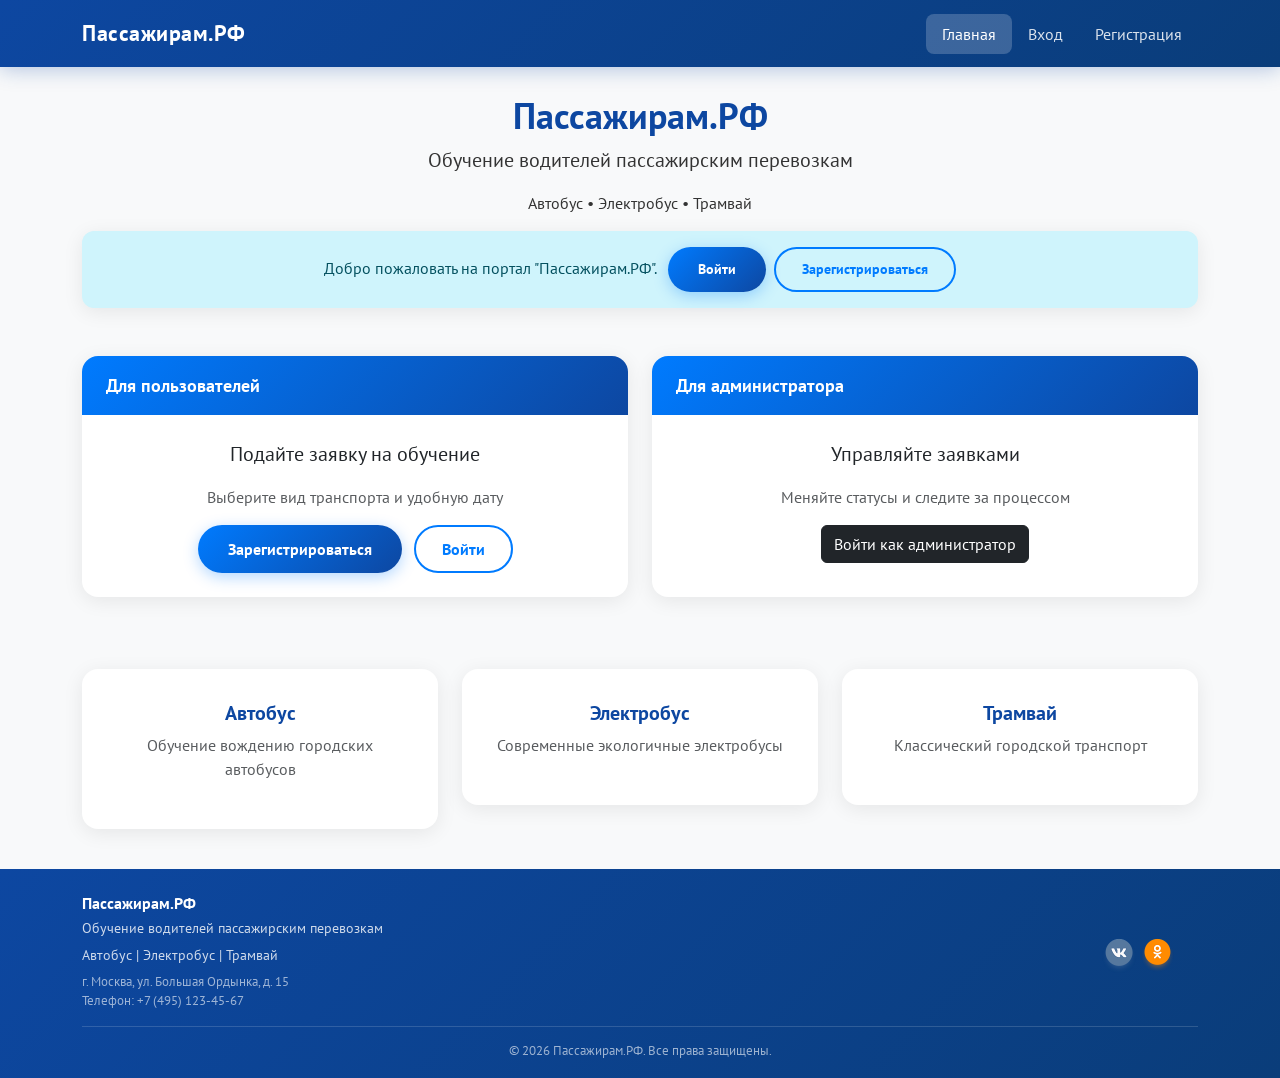
<file: index.html>
<!doctype html>
<html lang="ru">
  <head>
    <meta charset="UTF-8" />
    <meta name="viewport" content="width=device-width, initial-scale=1.0" />
    <title>Пассажирам.РФ - Главная</title>
    <link
      href="https://cdn.jsdelivr.net/npm/bootstrap@5.3.0/dist/css/bootstrap.min.css"
      rel="stylesheet"
    />
    <link rel="stylesheet" href="style.css" />
  </head>
  <body>
    <nav class="navbar navbar-expand-lg fixed-top">
      <div class="container">
        <a class="navbar-brand" href="index.html">Пассажирам.РФ</a>
        <button
          class="navbar-toggler"
          type="button"
          data-bs-toggle="collapse"
          data-bs-target="#navbarNav"
        >
          <span class="navbar-toggler-icon"></span>
        </button>
        <div class="collapse navbar-collapse" id="navbarNav">
          <ul class="navbar-nav ms-auto">
            <li class="nav-item">
              <a class="nav-link active" href="index.html">Главная</a>
            </li>
            <li class="nav-item">
              <a class="nav-link" href="login.html">Вход</a>
            </li>
            <li class="nav-item">
              <a class="nav-link" href="register.html">Регистрация</a>
            </li>
          </ul>
        </div>
      </div>
    </nav>

    <div class="container mt-4 flex-grow-1">
      <div class="text-center mb-5 fade-in-up">
        <h1>Пассажирам.РФ</h1>
        <p class="lead">Обучение водителей пассажирским перевозкам</p>
        <p>Автобус • Электробус • Трамвай</p>
        <div id="welcomeMessage" class="mt-3"></div>
      </div>

      <div class="row g-4">
        <div class="col-md-6">
          <div class="card h-100">
            <div class="card-header">Для пользователей</div>
            <div class="card-body text-center py-4">
              <p class="fs-5">Подайте заявку на обучение</p>
              <p class="text-muted">Выберите вид транспорта и удобную дату</p>
              <div class="mt-3">
                <a href="register.html" class="btn btn-primary"
                  >Зарегистрироваться</a
                >
                <a href="login.html" class="btn btn-outline-primary ms-2"
                  >Войти</a
                >
              </div>
            </div>
          </div>
        </div>
        <div class="col-md-6">
          <div class="card h-100">
            <div class="card-header">Для администратора</div>
            <div class="card-body text-center py-4">
              <p class="fs-5">Управляйте заявками</p>
              <p class="text-muted">Меняйте статусы и следите за процессом</p>
              <div class="mt-3">
                <a href="login.html" class="btn btn-dark"
                  >Войти как администратор</a
                >
              </div>
            </div>
          </div>
        </div>
      </div>

      <div class="row mt-5 g-4">
        <div class="col-md-4">
          <div class="card text-center p-3">
            <div class="card-body">
              <h3>Автобус</h3>
              <p class="text-muted">Обучение вождению городских автобусов</p>
            </div>
          </div>
        </div>
        <div class="col-md-4">
          <div class="card text-center p-3">
            <div class="card-body">
              <h3>Электробус</h3>
              <p class="text-muted">Современные экологичные электробусы</p>
            </div>
          </div>
        </div>
        <div class="col-md-4">
          <div class="card text-center p-3">
            <div class="card-body">
              <h3>Трамвай</h3>
              <p class="text-muted">Классический городской транспорт</p>
            </div>
          </div>
        </div>
      </div>
    </div>

    <!-- ===== ФУТЕР ===== -->
    <footer class="footer">
      <div class="container">
        <div class="row">
          <div class="col-md-6">
            <h5>Пассажирам.РФ</h5>
            <p>Обучение водителей пассажирским перевозкам</p>
            <p>Автобус | Электробус | Трамвай</p>
            <p
              style="
                font-size: 13px;
                color: rgba(255, 255, 255, 0.6);
                margin-top: 8px;
                margin-bottom: 2px;
              "
            >
              г. Москва, ул. Большая Ордынка, д. 15
            </p>
            <p
              style="
                font-size: 13px;
                color: rgba(255, 255, 255, 0.6);
                margin-top: 0;
              "
            >
              Телефон: +7 (495) 123-45-67
            </p>
          </div>
          <div class="col-md-6 text-md-end">
            <img src="img/soc.png" alt="Социальные сети" class="social-img" />
          </div>
        </div>
        <div class="footer-bottom">
          &copy; 2026 Пассажирам.РФ. Все права защищены.
        </div>
      </div>
    </footer>

    <script src="https://cdn.jsdelivr.net/npm/bootstrap@5.3.0/dist/js/bootstrap.bundle.min.js"></script>
    <script src="main.js"></script>
  </body>
</html>
</file>
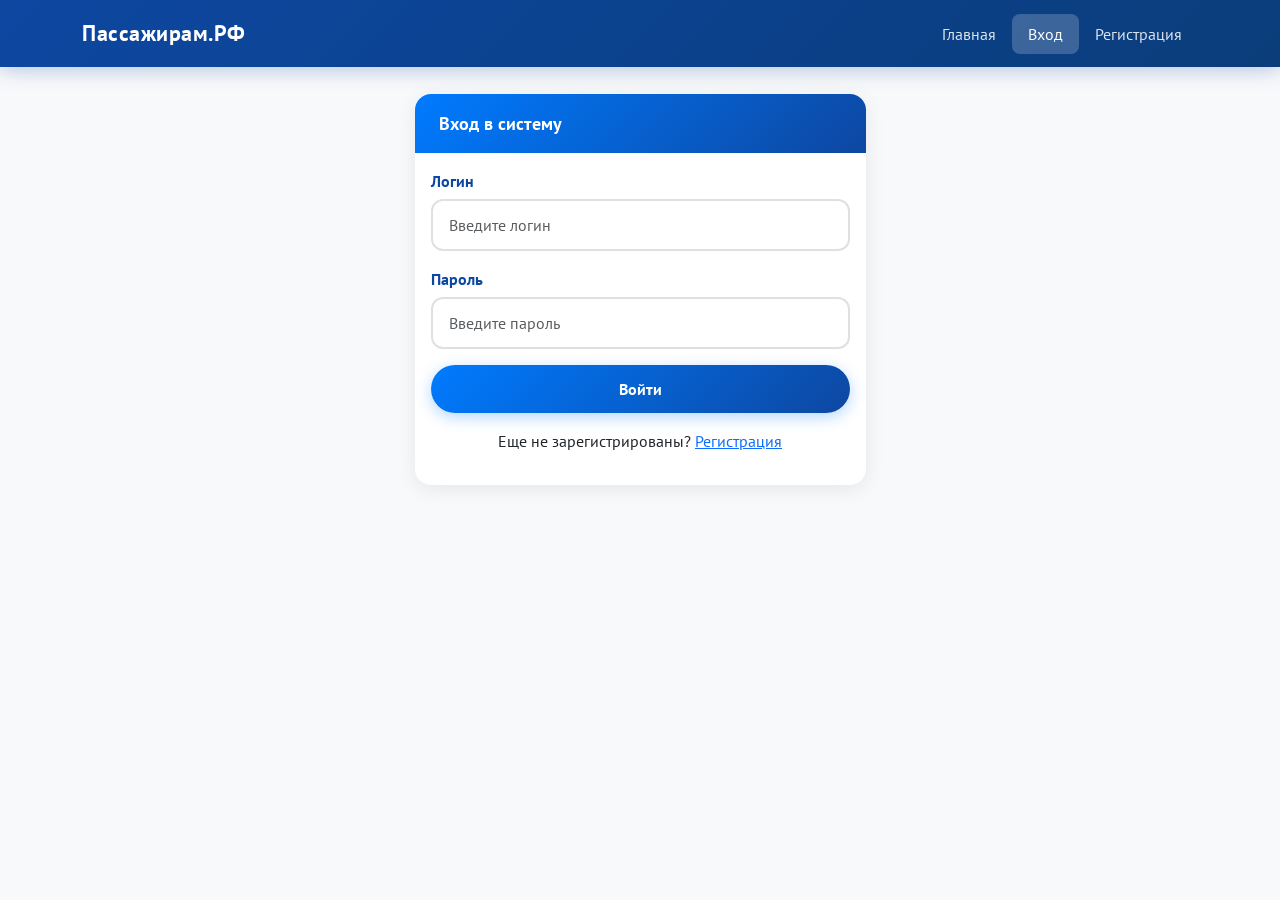
<file: admin.html>
<!doctype html>
<html lang="ru">
  <head>
    <meta charset="UTF-8" />
    <meta name="viewport" content="width=device-width, initial-scale=1.0" />
    <title>Панель администратора</title>
    <link
      href="https://cdn.jsdelivr.net/npm/bootstrap@5.3.0/dist/css/bootstrap.min.css"
      rel="stylesheet"
    />
    <link rel="stylesheet" href="style.css" />
  </head>
  <body>
    <nav class="navbar navbar-expand-lg fixed-top">
      <div class="container">
        <a class="navbar-brand" href="index.html">Пассажирам.РФ</a>
        <button
          class="navbar-toggler"
          type="button"
          data-bs-toggle="collapse"
          data-bs-target="#navbarNav"
        >
          <span class="navbar-toggler-icon"></span>
        </button>
        <div class="collapse navbar-collapse" id="navbarNav">
          <ul class="navbar-nav ms-auto">
            <li class="nav-item">
              <a class="nav-link" href="index.html">Главная</a>
            </li>
            <li class="nav-item">
              <a class="nav-link active" href="admin.html">Админка</a>
            </li>
            <li class="nav-item">
              <a class="nav-link" href="#" id="adminLogout">Выход</a>
            </li>
          </ul>
        </div>
      </div>
    </nav>

    <div class="container mt-4 flex-grow-1">
      <div class="fade-in-up">
        <h2>Панель администратора</h2>
        <p class="lead">Управление заявками на обучение</p>

        <div class="row mb-4">
          <div class="col-md-4">
            <label class="form-label">Фильтр по статусу</label>
            <select class="form-select" id="filterStatus">
              <option value="all">Все заявки</option>
              <option value="Новая">Новая</option>
              <option value="Идет обучение">Идет обучение</option>
              <option value="Обучение завершено">Обучение завершено</option>
            </select>
          </div>
          <div class="col-md-4">
            <label class="form-label">Сортировка</label>
            <select class="form-select" id="sortBy">
              <option value="date">По дате</option>
              <option value="status">По статусу</option>
            </select>
          </div>
          <div class="col-md-4 d-flex align-items-end">
            <span class="text-muted"
              >Всего заявок: <strong id="totalCount">0</strong></span
            >
          </div>
        </div>

        <div id="adminAppsContainer"></div>

        <nav class="mt-4">
          <ul class="pagination justify-content-center">
            <li class="page-item" id="prevPage">
              <a class="page-link" href="#" aria-label="Предыдущая">‹</a>
            </li>
            <li class="page-item disabled">
              <span class="page-link" id="pageInfo">Страница 1 из 1</span>
            </li>
            <li class="page-item" id="nextPage">
              <a class="page-link" href="#" aria-label="Следующая">›</a>
            </li>
          </ul>
        </nav>
      </div>
    </div>

    <!-- ===== ФУТЕР ===== -->
    <footer class="footer">
      <div class="container">
        <div class="row">
          <div class="col-md-6">
            <h5>Пассажирам.РФ</h5>
            <p>Обучение водителей пассажирским перевозкам</p>
            <p>Автобус | Электробус | Трамвай</p>
            <p
              style="
                font-size: 13px;
                color: rgba(255, 255, 255, 0.6);
                margin-top: 8px;
                margin-bottom: 2px;
              "
            >
              г. Москва, ул. Большая Ордынка, д. 15
            </p>
            <p
              style="
                font-size: 13px;
                color: rgba(255, 255, 255, 0.6);
                margin-top: 0;
              "
            >
              Телефон: +7 (495) 123-45-67
            </p>
          </div>
          <div class="col-md-6 text-md-end">
            <img src="img/soc.png" alt="Социальные сети" class="social-img" />
          </div>
        </div>
        <div class="footer-bottom">
          &copy; 2026 Пассажирам.РФ. Все права защищены.
        </div>
      </div>
    </footer>

    <script src="https://cdn.jsdelivr.net/npm/bootstrap@5.3.0/dist/js/bootstrap.bundle.min.js"></script>
    <script src="main.js"></script>
  </body>
</html>
</file>
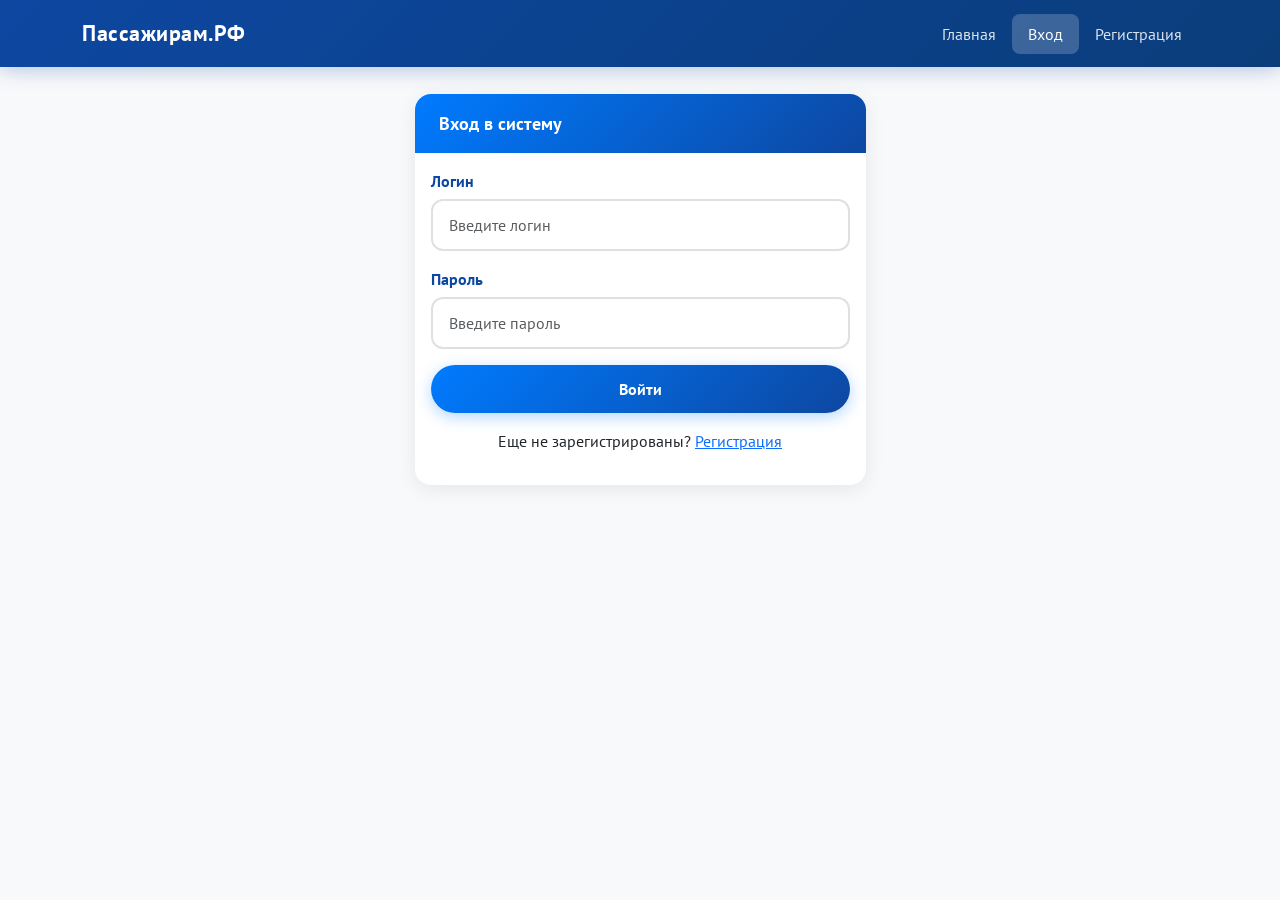
<file: application.html>
<!DOCTYPE html>
<html lang="ru">
<head>
    <meta charset="UTF-8">
    <meta name="viewport" content="width=device-width, initial-scale=1.0">
    <title>Подача заявки</title>
    <link href="https://cdn.jsdelivr.net/npm/bootstrap@5.3.0/dist/css/bootstrap.min.css" rel="stylesheet">
    <link rel="stylesheet" href="style.css">
</head>
<body>
    <nav class="navbar navbar-expand-lg fixed-top">
        <div class="container">
            <a class="navbar-brand" href="index.html">Пассажирам.РФ</a>
            <button class="navbar-toggler" type="button" data-bs-toggle="collapse" data-bs-target="#navbarNav">
                <span class="navbar-toggler-icon"></span>
            </button>
            <div class="collapse navbar-collapse" id="navbarNav">
                <ul class="navbar-nav ms-auto">
                    <li class="nav-item"><a class="nav-link" href="index.html">Главная</a></li>
                    <li class="nav-item"><a class="nav-link" href="profile.html">Личный кабинет</a></li>
                    <li class="nav-item"><a class="nav-link active" href="application.html">Подать заявку</a></li>
                    <li class="nav-item"><a class="nav-link" href="#" id="logoutBtn">Выход</a></li>
                </ul>
            </div>
        </div>
    </nav>

    <div class="container mt-4 flex-grow-1">
        <div class="row justify-content-center">
            <div class="col-md-6">
                <div class="card fade-in-up">
                    <div class="card-header">Оформление заявки на обучение</div>
                    <div class="card-body">
                        <form id="applicationForm">
                            <div class="mb-3">
                                <label for="transport" class="form-label">Вид транспорта</label>
                                <select class="form-select" id="transport" required>
                                    <option value="">Выберите вид транспорта</option>
                                    <option value="Автобус">Автобус</option>
                                    <option value="Электробус">Электробус</option>
                                    <option value="Трамвай">Трамвай</option>
                                </select>
                            </div>
                            <div class="mb-3">
                                <label for="date" class="form-label">Дата начала обучения</label>
                                <input type="text" class="form-control" id="date" placeholder="ДД.ММ.ГГГГ (например, 01.01.2026)" required>
                                <small class="text-muted">Формат: ДД.ММ.ГГГГ</small>
                            </div>
                            <div class="mb-3">
                                <label for="payment" class="form-label">Способ оплаты</label>
                                <select class="form-select" id="payment" required>
                                    <option value="">Выберите способ оплаты</option>
                                    <option value="Предоплата по QR-коду">Предоплата по QR-коду</option>
                                    <option value="Оплата картой МИР">Оплата картой МИР</option>
                                    <option value="Постоплата в офисе">Постоплата в офисе</option>
                                </select>
                            </div>
                            <div id="applicationMessage"></div>
                            <button type="submit" class="btn btn-primary w-100">Отправить заявку</button>
                        </form>
                    </div>
                </div>
            </div>
        </div>
    </div>

     <!-- ===== ФУТЕР ===== -->
    <footer class="footer">
        <div class="container">
            <div class="row">
                <div class="col-md-6">
                    <h5>Пассажирам.РФ</h5>
                    <p>Обучение водителей пассажирским перевозкам</p>
                    <p>Автобус | Электробус | Трамвай</p>
                    <p style="font-size:13px; color:rgba(255,255,255,0.6); margin-top:8px; margin-bottom:2px;">
                        г. Москва, ул. Большая Ордынка, д. 15
                    </p>
                    <p style="font-size:13px; color:rgba(255,255,255,0.6); margin-top:0;">
                        Телефон: +7 (495) 123-45-67
                    </p>
                </div>
                <div class="col-md-6 text-md-end">
                    <img src="img/soc.png" alt="Социальные сети" class="social-img">
                </div>
            </div>
            <div class="footer-bottom">
                &copy; 2026 Пассажирам.РФ. Все права защищены.
            </div>
        </div>
    </footer>

    <script src="https://cdn.jsdelivr.net/npm/bootstrap@5.3.0/dist/js/bootstrap.bundle.min.js"></script>
    <script src="main.js"></script>
    <script>
        document.getElementById('logoutBtn').addEventListener('click', function(e) {
            e.preventDefault();
            logout();
        });
    </script>
</body>
</html>
</file>
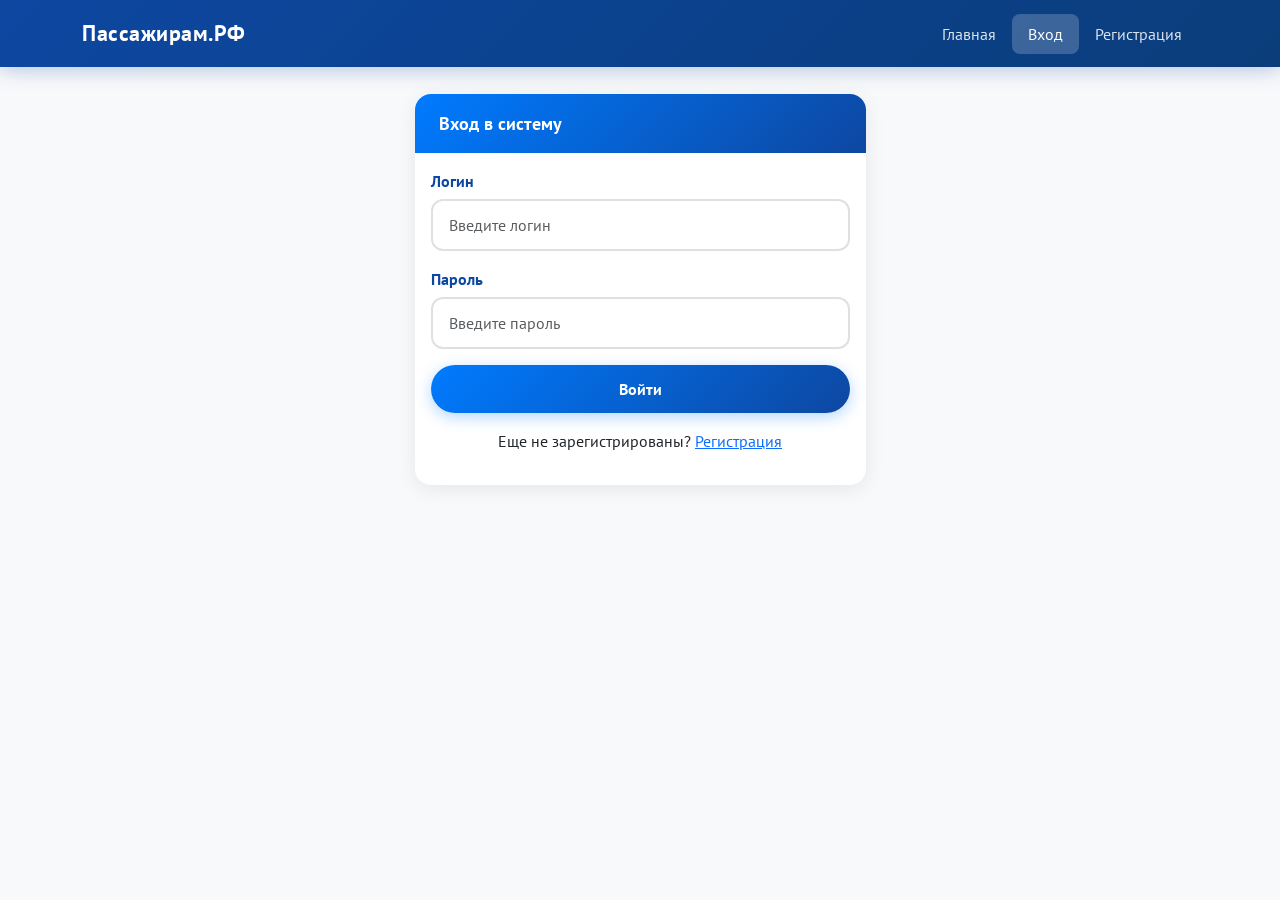
<file: profile.html>
<!doctype html>
<html lang="ru">
  <head>
    <meta charset="UTF-8" />
    <meta name="viewport" content="width=device-width, initial-scale=1.0" />
    <title>Личный кабинет</title>
    <link
      href="https://cdn.jsdelivr.net/npm/bootstrap@5.3.0/dist/css/bootstrap.min.css"
      rel="stylesheet"
    />
    <link rel="stylesheet" href="style.css" />
  </head>
  <body>
    <nav class="navbar navbar-expand-lg fixed-top">
      <div class="container">
        <a class="navbar-brand" href="index.html">Пассажирам.РФ</a>
        <button
          class="navbar-toggler"
          type="button"
          data-bs-toggle="collapse"
          data-bs-target="#navbarNav"
        >
          <span class="navbar-toggler-icon"></span>
        </button>
        <div class="collapse navbar-collapse" id="navbarNav">
          <ul class="navbar-nav ms-auto">
            <li class="nav-item">
              <a class="nav-link" href="index.html">Главная</a>
            </li>
            <li class="nav-item">
              <a class="nav-link active" href="profile.html">Личный кабинет</a>
            </li>
            <li class="nav-item">
              <a class="nav-link" href="application.html">Подать заявку</a>
            </li>
            <li class="nav-item">
              <a class="nav-link" href="#" id="logoutBtn">Выход</a>
            </li>
          </ul>
        </div>
      </div>
    </nav>

    <div class="container mt-4 flex-grow-1">
      <!-- Слайдер -->
      <div class="slider-container">
        <div class="slider-wrapper">
          <div class="slider-slides">
            <div class="slider-slide">
              <img src="img/e295464686cc17d074cb2f14.jpg" alt="Автобус" />
              <div class="slider-text">Обучение вождению автобуса</div>
            </div>
            <div class="slider-slide">
              <img
                src="img/aCc1IgfVuXD8tscUiKjY_UQGo4Grof5U.jpg"
                alt="Электробус"
              />
              <div class="slider-text">Современные электробусы</div>
            </div>
            <div class="slider-slide">
              <img src="img/novye_tramvai_i_trollejbusy_.webp" alt="Трамвай" />
              <div class="slider-text">Классические трамваи</div>
            </div>
            <div class="slider-slide">
              <img
                src="img/s-7df4ffe3157bf10f8b34a1304b7f8ca43687185b.jpg"
                alt="Пассажиры"
              />
              <div class="slider-text">Безопасные пассажирские перевозки</div>
            </div>
          </div>
        </div>
        <button class="slider-btn prev">‹</button>
        <button class="slider-btn next">›</button>
        <div class="slider-dots">
          <span class="slider-dot active"></span>
          <span class="slider-dot"></span>
          <span class="slider-dot"></span>
          <span class="slider-dot"></span>
        </div>
      </div>

      <h2>Личный кабинет</h2>
      <p class="lead">Здравствуйте, <strong id="userName"></strong>!</p>

      <div class="mt-4">
        <h3>Мои заявки</h3>
        <div id="applicationsList"></div>
      </div>

      <div class="mt-4">
        <button class="btn btn-success" id="feedbackBtn" disabled>
          Оставить отзыв
        </button>
        <small class="text-muted ms-2"
          >(доступно для завершённых заявок без отзыва)</small
        >
        <div id="feedbackMessage" class="mt-2"></div>
      </div>
    </div>
    <!-- ===== ФУТЕР ===== -->
    <footer class="footer">
      <div class="container">
        <div class="row">
          <div class="col-md-6">
            <h5>Пассажирам.РФ</h5>
            <p>Обучение водителей пассажирским перевозкам</p>
            <p>Автобус | Электробус | Трамвай</p>
            <p
              style="
                font-size: 13px;
                color: rgba(255, 255, 255, 0.6);
                margin-top: 8px;
                margin-bottom: 2px;
              "
            >
              г. Москва, ул. Большая Ордынка, д. 15
            </p>
            <p
              style="
                font-size: 13px;
                color: rgba(255, 255, 255, 0.6);
                margin-top: 0;
              "
            >
              Телефон: +7 (495) 123-45-67
            </p>
          </div>
          <div class="col-md-6 text-md-end">
            <img src="img/soc.png" alt="Социальные сети" class="social-img" />
          </div>
        </div>
        <div class="footer-bottom">
          &copy; 2026 Пассажирам.РФ. Все права защищены.
        </div>
      </div>
    </footer>

    <script src="https://cdn.jsdelivr.net/npm/bootstrap@5.3.0/dist/js/bootstrap.bundle.min.js"></script>
    <script src="main.js"></script>
    <script>
      document
        .getElementById("logoutBtn")
        .addEventListener("click", function (e) {
          e.preventDefault();
          logout();
        });
    </script>
  </body>
</html>
</file>
<file: style.css>
/* Подключение шрифта PT Sans через Google Fonts */
@import url('https://fonts.googleapis.com/css2?family=PT+Sans:wght@400;700&display=swap');

/* Общие стили */
* {
    margin: 0;
    padding: 0;
    box-sizing: border-box;
}

body {
    font-family: 'PT Sans', sans-serif;
    background-color: #f8f9fa;
    color: #333;
    padding-top: 70px;
    min-height: 100vh;
    display: flex;
    flex-direction: column;
}

/* Цвета из руководства */
:root {
    --primary-blue: #007bff;
    --dark-blue: #0d47a1;
    --gray: #6c757d;
    --light-bg: #f8f9fa;
    --white: #ffffff;
    --shadow: 0 4px 20px rgba(0, 0, 0, 0.08);
    --border-radius: 16px;
    --transition: all 0.3s cubic-bezier(0.4, 0, 0.2, 1);
}

/* ===== МИКРОАНИМАЦИИ ===== */

/* Анимация появления элементов */
@keyframes fadeInUp {
    from {
        opacity: 0;
        transform: translateY(30px);
    }
    to {
        opacity: 1;
        transform: translateY(0);
    }
}
.fade-in-up {
    animation: fadeInUp 0.6s ease-out;
}

/* Анимация появления с задержкой */
.fade-in-up-delay-1 {
    animation: fadeInUp 0.6s ease-out 0.1s both;
}
.fade-in-up-delay-2 {
    animation: fadeInUp 0.6s ease-out 0.2s both;
}
.fade-in-up-delay-3 {
    animation: fadeInUp 0.6s ease-out 0.3s both;
}
.fade-in-up-delay-4 {
    animation: fadeInUp 0.6s ease-out 0.4s both;
}

/* Пульсация для кнопок */
@keyframes pulse {
    0%, 100% {
        transform: scale(1);
    }
    50% {
        transform: scale(1.03);
    }
}
.pulse {
    animation: pulse 2s infinite;
}

/* Плавное появление */
@keyframes fadeIn {
    from {
        opacity: 0;
    }
    to {
        opacity: 1;
    }
}
.fade-in {
    animation: fadeIn 0.5s ease-out;
}

/* Плавное появление слева */
@keyframes slideInLeft {
    from {
        opacity: 0;
        transform: translateX(-30px);
    }
    to {
        opacity: 1;
        transform: translateX(0);
    }
}
.slide-in-left {
    animation: slideInLeft 0.5s ease-out;
}

/* Плавное появление справа */
@keyframes slideInRight {
    from {
        opacity: 0;
        transform: translateX(30px);
    }
    to {
        opacity: 1;
        transform: translateX(0);
    }
}
.slide-in-right {
    animation: slideInRight 0.5s ease-out;
}

/* Анимация для карточек при наведении */
.card-hover {
    transition: transform 0.3s ease, box-shadow 0.3s ease;
}
.card-hover:hover {
    transform: translateY(-8px) scale(1.01);
    box-shadow: 0 12px 40px rgba(0, 0, 0, 0.15);
}

/* Анимация для кнопок при наведении */
.btn-hover {
    transition: transform 0.3s ease, box-shadow 0.3s ease;
}
.btn-hover:hover {
    transform: translateY(-3px);
    box-shadow: 0 8px 25px rgba(0, 123, 255, 0.35);
}

/* Анимация для полей ввода при фокусе */
.input-focus {
    transition: border-color 0.3s ease, box-shadow 0.3s ease;
}
.input-focus:focus {
    border-color: var(--primary-blue);
    box-shadow: 0 0 0 4px rgba(0, 123, 255, 0.15);
    transform: scale(1.01);
}

/* Анимация для таблиц */
.table-row-hover tbody tr {
    transition: background-color 0.2s ease, transform 0.2s ease;
}
.table-row-hover tbody tr:hover {
    background-color: rgba(0, 123, 255, 0.08);
    transform: scale(1.01);
}

/* Анимация для уведомлений */
@keyframes slideDown {
    from {
        opacity: 0;
        transform: translateY(-20px);
    }
    to {
        opacity: 1;
        transform: translateY(0);
    }
}
.notification-slide {
    animation: slideDown 0.4s ease-out;
}

/* Анимация для счетчика */
@keyframes countUp {
    from {
        opacity: 0;
        transform: scale(0.5);
    }
    to {
        opacity: 1;
        transform: scale(1);
    }
}
.count-up {
    animation: countUp 0.5s ease-out;
}

/* Анимация для бейджей */
.badge-pulse {
    animation: badgePulse 2s infinite;
}
@keyframes badgePulse {
    0%, 100% {
        transform: scale(1);
    }
    50% {
        transform: scale(1.1);
    }
}

/* Анимация для слайдера */
.slider-slides {
    transition: transform 0.6s cubic-bezier(0.4, 0, 0.2, 1);
}

/* ===== ОСНОВНЫЕ СТИЛИ ===== */

/* Заголовки */
h1 {
    font-size: 36px;
    font-weight: 700;
    color: var(--dark-blue);
}
h2, h3 {
    font-weight: 700;
}
h2 { font-size: 28px; color: var(--dark-blue); }
h3 { font-size: 20px; color: var(--dark-blue); }

/* Вспомогательные тексты */
.text-muted-small {
    font-size: 12px;
    font-style: italic;
    color: var(--gray);
}

/* Кнопки */
.btn-primary {
    background: linear-gradient(135deg, var(--primary-blue), var(--dark-blue));
    border: none;
    padding: 12px 30px;
    border-radius: 50px;
    font-weight: 600;
    transition: var(--transition);
    box-shadow: 0 4px 15px rgba(0, 123, 255, 0.3);
    color: white;
}
.btn-primary:hover {
    transform: translateY(-3px);
    box-shadow: 0 8px 30px rgba(0, 123, 255, 0.4);
    color: white;
}
.btn-primary:active {
    transform: translateY(0);
}

.btn-outline-primary {
    color: var(--primary-blue);
    border: 2px solid var(--primary-blue);
    border-radius: 50px;
    padding: 10px 26px;
    font-weight: 600;
    transition: var(--transition);
    background: transparent;
}
.btn-outline-primary:hover {
    background: linear-gradient(135deg, var(--primary-blue), var(--dark-blue));
    color: white;
    transform: translateY(-3px);
    box-shadow: 0 4px 15px rgba(0, 123, 255, 0.3);
}

.btn-success {
    background: linear-gradient(135deg, #28a745, #20c997);
    border: none;
    border-radius: 50px;
    padding: 12px 30px;
    font-weight: 600;
    transition: var(--transition);
    box-shadow: 0 4px 15px rgba(40, 167, 69, 0.3);
    color: white;
}
.btn-success:hover {
    transform: translateY(-3px);
    box-shadow: 0 8px 30px rgba(40, 167, 69, 0.4);
    color: white;
}

/* Навигация */
.navbar {
    background: linear-gradient(135deg, var(--dark-blue), #0a3d7a) !important;
    box-shadow: 0 2px 20px rgba(13, 71, 161, 0.3);
    padding: 12px 0;
}
.navbar .navbar-brand {
    color: white !important;
    font-weight: 700;
    font-size: 22px;
    letter-spacing: 0.5px;
}
.navbar .nav-link {
    color: rgba(255, 255, 255, 0.85) !important;
    font-weight: 500;
    transition: var(--transition);
    padding: 8px 16px !important;
    border-radius: 8px;
}
.navbar .nav-link:hover {
    color: white !important;
    background: rgba(255, 255, 255, 0.15);
}
.navbar .nav-link.active {
    color: white !important;
    background: rgba(255, 255, 255, 0.2);
}

/* Карточки */
.card {
    border: none;
    border-radius: var(--border-radius);
    box-shadow: var(--shadow);
    transition: var(--transition);
    overflow: hidden;
}
.card:hover {
    transform: translateY(-5px);
    box-shadow: 0 8px 30px rgba(0, 0, 0, 0.12);
}
.card-header {
    background: linear-gradient(135deg, var(--primary-blue), var(--dark-blue));
    color: white;
    font-weight: 700;
    padding: 16px 24px;
    border: none;
    font-size: 18px;
}

/* Формы */
.form-control, .form-select {
    border-radius: 12px;
    border: 2px solid #e0e0e0;
    padding: 12px 16px;
    transition: var(--transition);
    font-size: 16px;
}
.form-control:focus, .form-select:focus {
    border-color: var(--primary-blue);
    box-shadow: 0 0 0 4px rgba(0, 123, 255, 0.15);
}
.form-label {
    font-weight: 600;
    color: var(--dark-blue);
    margin-bottom: 6px;
}

/* Таблицы */
.table {
    border-radius: 12px;
    overflow: hidden;
    box-shadow: var(--shadow);
}
.table thead th {
    background: linear-gradient(135deg, var(--primary-blue), var(--dark-blue));
    color: white;
    border: none;
    padding: 14px 16px;
    font-weight: 600;
}
.table tbody td {
    padding: 14px 16px;
    vertical-align: middle;
}
.table-striped tbody tr:nth-of-type(odd) {
    background-color: rgba(0, 123, 255, 0.04);
}
.table tbody tr:hover {
    background-color: rgba(0, 123, 255, 0.08);
}

/* Badge */
.badge {
    padding: 6px 14px;
    border-radius: 50px;
    font-weight: 600;
    font-size: 13px;
}
.badge.bg-secondary {
    background: var(--gray) !important;
}
.badge.bg-warning {
    background: #ffc107 !important;
    color: #333;
}
.badge.bg-success {
    background: #28a745 !important;
}

/* Уведомления */
.alert {
    border-radius: 12px;
    border: none;
    padding: 16px 20px;
    box-shadow: var(--shadow);
}

/* Пагинация */
.pagination .page-link {
    border: none;
    border-radius: 8px !important;
    margin: 0 4px;
    padding: 8px 16px;
    color: var(--primary-blue);
    font-weight: 500;
    transition: var(--transition);
}
.pagination .page-link:hover {
    background: var(--primary-blue);
    color: white;
    transform: translateY(-2px);
}
.pagination .page-item.active .page-link {
    background: linear-gradient(135deg, var(--primary-blue), var(--dark-blue));
    color: white;
    border: none;
}
.pagination .page-item.disabled .page-link {
    color: var(--gray);
}

/* ===== СЛАЙДЕР ===== */
.slider-container {
    position: relative;
    border-radius: var(--border-radius);
    overflow: hidden;
    box-shadow: var(--shadow);
    background: var(--dark-blue);
    margin-bottom: 30px;
    width: 100%;
}

.slider-wrapper {
    position: relative;
    width: 100%;
    height: 300px;
    overflow: hidden;
}

.slider-slides {
    display: flex;
    width: 100%;
    height: 100%;
    transition: transform 0.6s cubic-bezier(0.4, 0, 0.2, 1);
}

.slider-slide {
    min-width: 100%;
    height: 100%;
    display: flex;
    align-items: center;
    justify-content: center;
    position: relative;
    flex-shrink: 0;
}

.slider-slide img {
    width: 100%;
    height: 100%;
    object-fit: cover;
}

.slider-text {
    position: absolute;
    bottom: 30px;
    left: 30px;
    right: 30px;
    background: rgba(0, 0, 0, 0.6);
    padding: 16px 24px;
    border-radius: 12px;
    backdrop-filter: blur(10px);
    color: white;
    font-size: 18px;
    text-align: center;
    animation: fadeIn 0.8s ease-out;
}

.slider-btn {
    position: absolute;
    top: 50%;
    transform: translateY(-50%);
    background: rgba(255, 255, 255, 0.9);
    border: none;
    border-radius: 50%;
    width: 44px;
    height: 44px;
    font-size: 24px;
    color: var(--dark-blue);
    cursor: pointer;
    transition: all 0.3s ease;
    z-index: 10;
    box-shadow: 0 4px 15px rgba(0, 0, 0, 0.15);
    display: flex;
    align-items: center;
    justify-content: center;
    font-weight: 700;
}
.slider-btn:hover {
    background: white;
    transform: translateY(-50%) scale(1.1);
    box-shadow: 0 6px 25px rgba(0, 0, 0, 0.2);
}
.slider-btn.prev {
    left: 16px;
}
.slider-btn.next {
    right: 16px;
}

.slider-dots {
    position: absolute;
    bottom: 16px;
    left: 50%;
    transform: translateX(-50%);
    display: flex;
    gap: 10px;
    z-index: 10;
}
.slider-dot {
    width: 12px;
    height: 12px;
    border-radius: 50%;
    background: rgba(255, 255, 255, 0.5);
    border: 2px solid rgba(255, 255, 255, 0.3);
    cursor: pointer;
    transition: all 0.3s ease;
}
.slider-dot.active {
    background: white;
    border-color: white;
    transform: scale(1.2);
}

/* ===== ФУТЕР ===== */
.footer {
    background: linear-gradient(135deg, var(--dark-blue), #0a3d7a);
    color: white;
    padding: 25px 0 18px;
    margin-top: 40px;
    flex-shrink: 0;
}
.footer h5 {
    color: white;
    font-weight: 700;
    margin: 0;
    font-size: 16px;
    line-height: 1.2;
}
.footer p {
    color: rgba(255, 255, 255, 0.8);
    margin-bottom: 2px;
    margin-top: 6px;
    font-size: 14px;
    line-height: 1.3;
}
.footer .social-img {
    max-width: 120px;
    height: auto;
    display: inline-block;
}
.footer .footer-bottom {
    border-top: 1px solid rgba(255, 255, 255, 0.15);
    padding-top: 14px;
    margin-top: 14px;
    text-align: center;
    font-size: 13px;
    color: rgba(255, 255, 255, 0.6);
}
.footer a {
    color: rgba(255, 255, 255, 0.8);
    text-decoration: none;
}
.footer a:hover {
    color: white;
    text-decoration: underline;
}
.footer .row {
    display: flex;
    align-items: center;
}
.footer .col-md-6 {
    display: flex;
    flex-direction: column;
    justify-content: center;
}
.footer .text-md-end {
    display: flex;
    flex-direction: column;
    justify-content: center;
    align-items: flex-end;
}
.footer .address-text {
    font-size: 13px;
    color: rgba(255, 255, 255, 0.6);
    margin-top: 4px;
    margin-bottom: 2px;
}
.footer .phone-text {
    font-size: 13px;
    color: rgba(255, 255, 255, 0.6);
    margin-top: 0;
}

/* ===== АДАПТАЦИЯ ПОД МОБИЛЬНЫЕ (390×844) ===== */
@media (max-width: 576px) {
    body {
        padding-top: 60px;
    }
    
    h1 { font-size: 28px; }
    h2 { font-size: 22px; }
    h3 { font-size: 18px; }
    
    .card {
        border-radius: 12px;
    }
    .card-body {
        padding: 16px;
    }
    
    .slider-wrapper {
        height: 200px;
    }
    .slider-text {
        font-size: 14px;
        padding: 12px 16px;
        bottom: 16px;
        left: 16px;
        right: 16px;
    }
    .slider-btn {
        width: 36px;
        height: 36px;
        font-size: 18px;
    }
    .slider-btn.prev { left: 10px; }
    .slider-btn.next { right: 10px; }
    .slider-dot {
        width: 10px;
        height: 10px;
    }
    .slider-dots {
        gap: 8px;
        bottom: 12px;
    }
    
    .table {
        font-size: 14px;
    }
    .table thead th, .table tbody td {
        padding: 10px 12px;
    }
    
    .btn {
        padding: 10px 20px;
        font-size: 14px;
    }
    
    .footer {
        padding: 18px 0 14px;
    }
    .footer .social-img {
        max-width: 100px;
    }
    .footer .text-md-end {
        align-items: flex-start;
        margin-top: 6px;
    }
    .footer .row {
        flex-direction: column;
        align-items: flex-start;
    }
}

@media (max-width: 390px) {
    .slider-wrapper {
        height: 160px;
    }
    .slider-text {
        font-size: 11px;
        padding: 6px 10px;
        bottom: 10px;
        left: 10px;
        right: 10px;
        border-radius: 6px;
    }
    .slider-btn {
        width: 26px;
        height: 26px;
        font-size: 12px;
    }
    .slider-btn.prev { left: 4px; }
    .slider-btn.next { right: 4px; }
    .slider-dot {
        width: 6px;
        height: 6px;
    }
    .slider-dots {
        gap: 4px;
        bottom: 6px;
    }
}

@media (min-width: 577px) and (max-width: 768px) {
    .slider-wrapper {
        height: 250px;
    }
}
</file>
